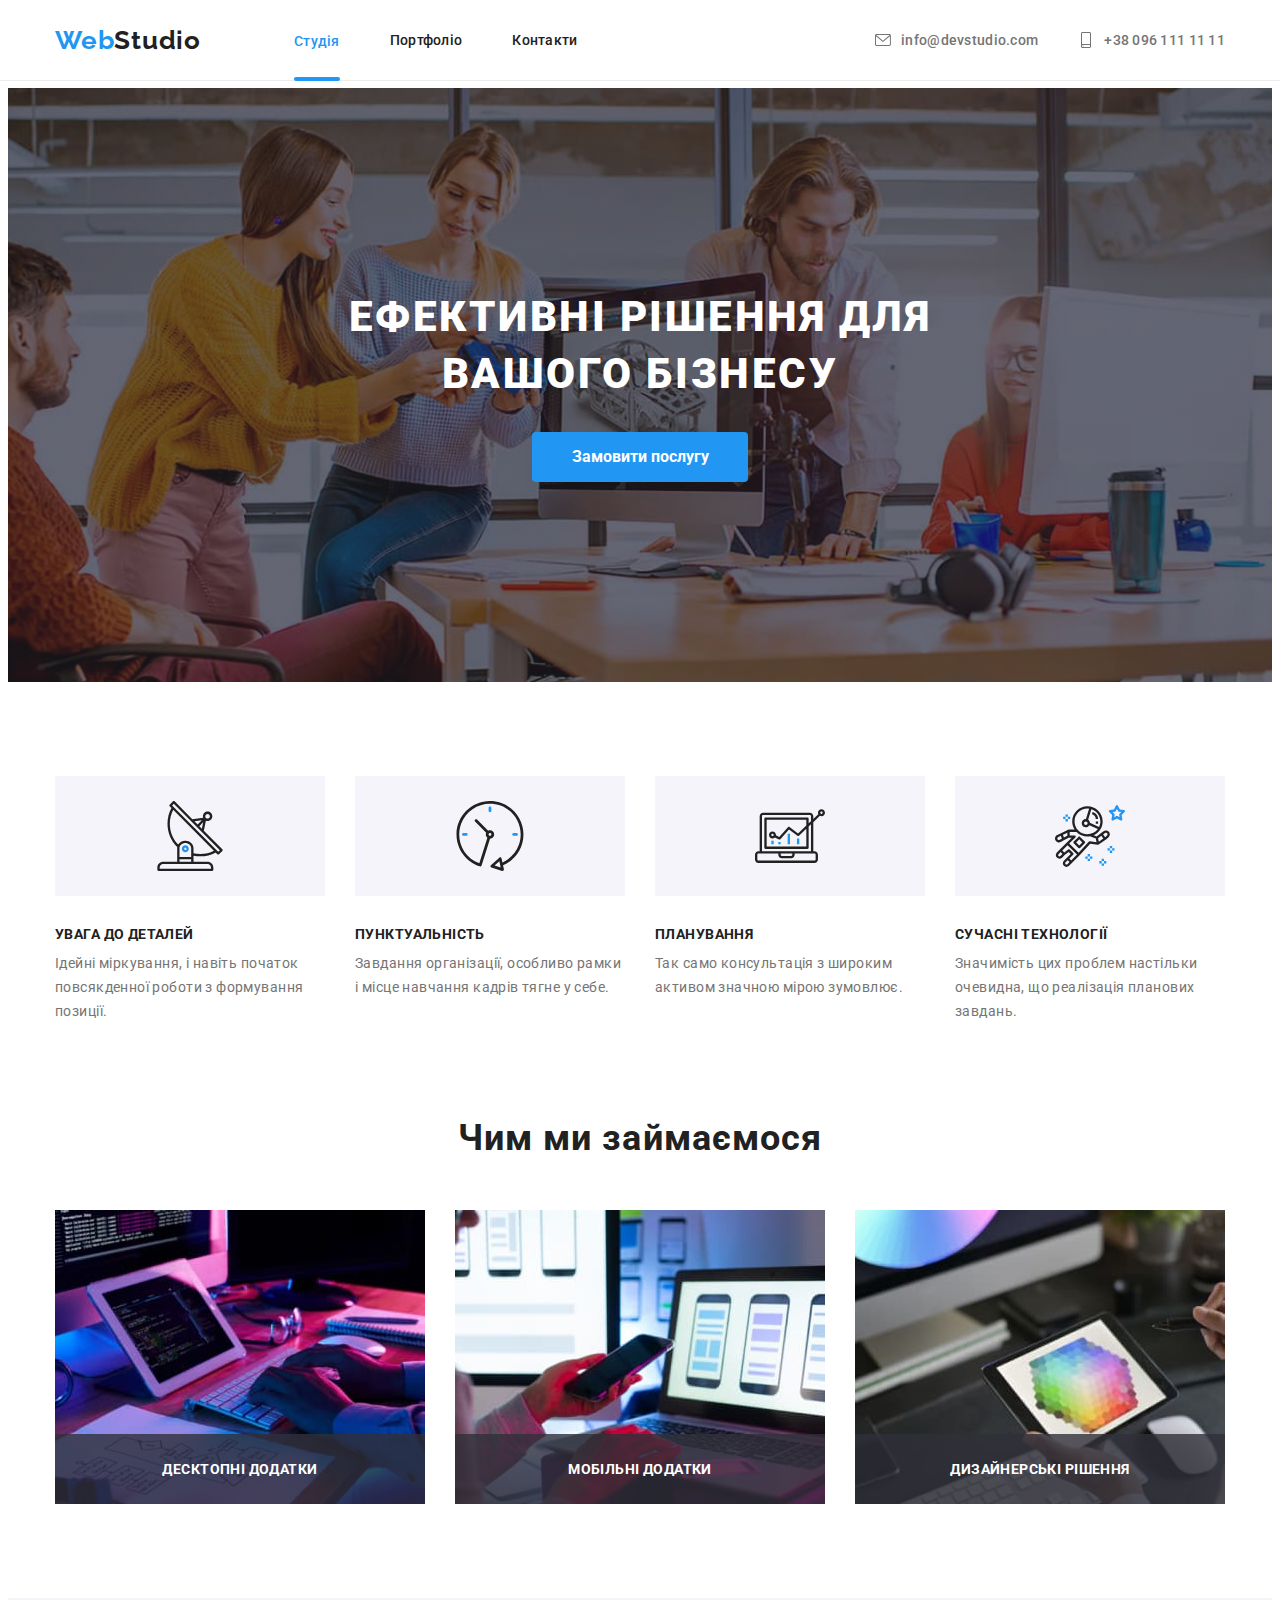
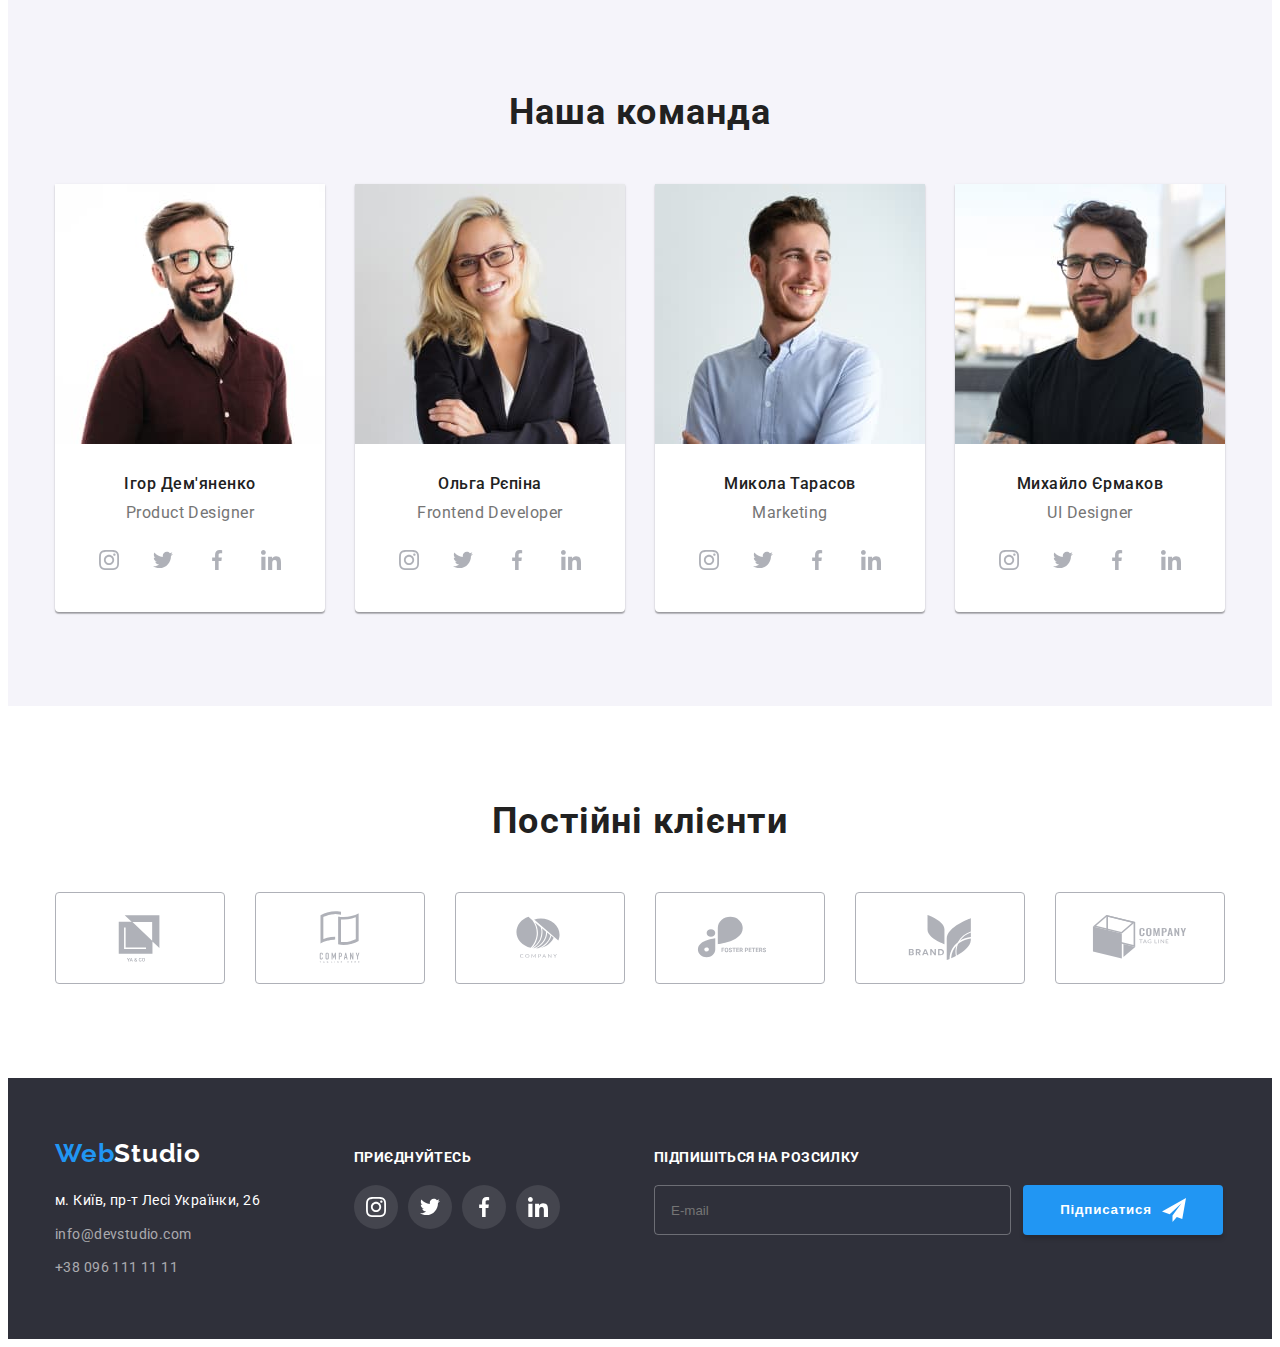
<file: index.html>
<!DOCTYPE html>
<html lang="uk">
  <head>
    <meta charset="UTF-8" />
    <meta http-equiv="X-UA-Compatible" content="IE=edge" />
    <meta name="viewport" content="width=device-width, initial-scale=1.0" />
    <title>Document</title>
    <link rel="preconnect" href="https://fonts.googleapis.com" />
    <link rel="preconnect" href="https://fonts.gstatic.com" crossorigin />
    <link
      href="https://fonts.googleapis.com/css2?family=Raleway:wght@700&family=Roboto:wght@400;500;700;900&display=swap"
      rel="stylesheet"
    />
    <link
      rel="stylesheet"
      href="https://cdnjs.cloudflare.com/ajax/libs/modern-normalize/1.1.0/modern-normalize.min.css"
      integrity="sha512-wpPYUAdjBVSE4KJnH1VR1HeZfpl1ub8YT/NKx4PuQ5NmX2tKuGu6U/JRp5y+Y8XG2tV+wKQpNHVUX03MfMFn9Q=="
      crossorigin="anonymous"
      referrerpolicy="no-referrer"
    />
    <link
      rel="stylesheet"
      href="https://cdnjs.cloudflare.com/ajax/libs/animate.css/4.1.1/animate.min.css"
    />
    <link rel="stylesheet" href="./css/main.min.css" />
  </head>

  <body class="body">
    <!-- ---------- header --------- -->
    <header class="header">
      <div class="container container__header">
        <nav class="container__header header__navigation">
          <a class="logo" href="#">Web<samp class="studio">Studio</samp></a>

          <div>
            <ul class="header-nav list">
              <li class="header-nav__item">
                <a class="header-nav__link header-collor" href="#">Студія</a>
              </li>
              <li class="header-nav__item">
                <a class="header-nav__link" href="./portfolio.html"
                  >Портфоліо</a
                >
              </li>
              <li class="header-nav__item">
                <a class="header-nav__link" href="#">Контакти</a>
              </li>
            </ul>
          </div>
        </nav>
        <ul class="header-contact list">
          <li class="header-contact__item">
            <a class="header-contact__link" href="mailto:info@devstudio.com"
              ><svg class="header-contact__icon" width="16" height="12">
                <use href="images/icons.svg#icon-envelope-hover-1"></use>
              </svg>
              info@devstudio.com</a
            >
          </li>
          <li class="header-contact__item">
            <a
              class="header-contact__link"
              href="tel:+38 096 111 11 11"
              width="10"
              height="16"
            >
              <svg class="header-contact__icon">
                <use href="images/icons.svg#icon-smartphone-1"></use>
              </svg>
              +38 096 111 11 11</a
            >
          </li>
        </ul>
        <!-- -----------------  mobil-menu  --------------- -->
        <button type="button" class="menu-open" data-menu-open>
          <svg class="menu-icon" width="40" height="40">
            <use href="images/icons.svg#icon-menu_40px-1"></use>
          </svg>
        </button>
      </div>
      
      <div class="mobil-menu is-hidden" data-menu>
      <div class="mob-menu-container">
        <div>
        <button type="button" class="menu-close" data-menu-close>
        <svg class="mobil-menu-icon" width="40" height="40">
          <use href="images/icons.svg#icon-close_40px-1"></use>
        </svg>
        </button>
        <ul class="mobil-nav list">
          <li class="mobil-nav__item">
            <a class="mobil-nav__link header-collor" href="#">Студія</a>
          </li>
          <li class="mobil-nav__item">
            <a class="mobil-nav__link" href="./portfolio.html">Портфоліо</a>
          </li>
          <li class="mobil-nav__item">
            <a class="mobil-nav__link" href="#">Контакти</a>
          </li>
        </ul>
      </div>
        <div>
         <a class="mobil-tel__link" href="tel:+38 096 111 11 11">
            +38 096 111 11 11</a>
        <a class="mobil-mail__link" href="mailto:info@devstudio.com">
          info@devstudio.com</a>
          
         <ul class="soc-list list">
           <li class="soc-list-item">
            <a href="" class="soc-list-link">Instagram</a>
           </li>

           <li class="soc-list-item">
            <a href="" class="soc-list-link ">Twitter</a>
           </li>

          <li class="soc-list-item">
            <a href="" class="soc-list-link ">Facebook</a>
          </li>

          <li class="soc-list-item">
            <a href="" class="soc-list-link ">LinkedIn</a>
          </li>

         </ul>
         </div>
       </div>      
      </div>
    </header>
    <main> 
      <!-- ---------hero--------- -->
      <section class="hero">
        <div class="container hero__conteiner">
          <h1 class="hero__title">
            Ефективні рішення для <br />
            вашого бізнесу
          </h1>
          <button class="hero__button" type="button" data-modal-open>
            Замовити послугу
          </button>
        </div>
      </section>
      <!--------- section -------- -->
      <section class="section">
        <div class="container section__conteiner">
          <h2 class="hidden">Особливості</h2>
          <ul class="section__list list section-container">
            <li class="section__item">
              <div class="section__wrap">
                <svg class="section__icon" width="70" height="70">
                  <use href="./images/icons.svg#icon-antenna-1"></use>
                </svg>
              </div>
              <h3 class="section__title">УВАГА ДО ДЕТАЛЕЙ</h3>
              <p class="section__text">
                Ідейні міркування, і навіть початок повсякденної роботи з
                формування позиції.
              </p>
            </li>
            <li class="section__item">
              <div class="section__wrap">
                <svg class="section__icon" width="70" height="70">
                  <use href="./images/icons.svg#icon-clock-1"></use>
                </svg>
              </div>
              <h3 class="section__title">ПУНКТУАЛЬНІСТЬ</h3>
              <p class="section__text">
                Завдання організації, особливо рамки і місце навчання кадрів
                тягне у себе.
              </p>
            </li>
            <li class="section__item">
              <div class="section__wrap">
                <svg class="section__icon" width="70" height="70">
                  <use href="./images/icons.svg#icon-diagram-1"></use>
                </svg>
              </div>
              <h3 class="section__title">ПЛАНУВАННЯ</h3>
              <p class="section__text">
                Так само консультація з широким активом значною мірою зумовлює.
              </p>
            </li>
            <li class="section__item">
              <div class="section__wrap">
                <svg class="section__icon" width="70" height="70">
                  <use href="./images/icons.svg#icon-astronaut-1"></use>
                </svg>
              </div>
              <h3 class="section__title">СУЧАСНІ ТЕХНОЛОГІЇ</h3>
              <p class="section__text">
                Значимість цих проблем настільки очевидна, що реалізація
                планових завдань.
              </p>
            </li>
          </ul>
        </div>
      </section>
      <!-- ------- section-features ------ -->
      <section class="section features">
        <div class="container features__conteiner">
          <h2 class="features__title">Чим ми займаємося</h2>
          <ul class="features__list list">
            <li class="features__item">
              <img
              srcset="./images/features-1-1x.jpg 1x, ./images/features-1-2x.jpg 2x"
               src="./images/img.jpg" 
              alt="роб.пк" 
              width="370" />
              <p class="features__text">Десктопні додатки</p>
            </li>
            <li class="features__item">
              <img 
               srcset="./images/features-2-1x.jpg 1x, ./images/features-2-2x.jpg 2x"
              src="./images/1.jpg" 
              alt="роб.смартфон" 
              width="370" />
              <p class="features__text">Мобільні додатки</p>
            </li>
            <li class="features__item">
              <img 
               srcset="./images/features-3-1x.jpg 1x, ./images/features-3-2x.jpg 2x"
              src="./images/img(1)(2).jpg"
               alt="роб.планшет" 
              width="370" />
              <p class="features__text">Дизайнерські рішення</p>
            </li>
          </ul>
        </div>
      </section> 
      <!-- ---------- team ----------- -->
      <section class="team team-section">
        <div class="container">
          <h2 class="team-title">Наша команда</h2>
          <ul class="team-items team-container list">
            <li class="item">
              <picture>
                <source 
                srcset="./images/team-1-1x.jpg 1x, ./images/team-1-2x.jpg 2x"
                media="(min-width: 1200px)"
                >
                <source
                 srcset="./images/team-tabl1-1x.jpg 1x, ./images/team-tabl1-2x.jpg 2x"
                media="(min-width: 768px)"
                >
                <source 
                 srcset="./images/team-mob1-1x.jpg 1x, ./images/team-mob1-2x.jpg 2x"
                media="(max-width: 767px)"
                >
                <img
                class="item-img"
                src="./images/team-mob1-1x.jpg"
                alt="Product Designer"
                width="450"
              />
              </picture>
              
              <h3 class="team-name">Ігор Дем'яненко</h3>
              <p class="team-text">Product Designer</p>
              <ul class="our-team">
                <li class="our-team-item list">
                  <a class="our-team-link" href="#">
                    <svg class="team-soc-icon" width="20" height="20">
                      <use href="./images/icons.svg#icon-instagram-1"></use>
                    </svg>
                  </a>
                </li>
                <li class="our-team-item list">
                  <a class="our-team-link" href="#">
                    <svg class="team-soc-icon" width="20" height="20">
                      <use href="./images/icons.svg#icon-twitter-1"></use>
                    </svg>
                  </a>
                </li>
                <li class="our-team-item list">
                  <a class="our-team-link" href="#">
                    <svg class="team-soc-icon" width="20" height="20">
                      <use href="./images/icons.svg#icon-facebook-1"></use>
                    </svg>
                  </a>
                </li>
                <li class="our-team-item list">
                  <a class="our-team-link" href="#">
                    <svg class="team-soc-icon" width="20" height="20">
                      <use href="./images/icons.svg#icon-linkedin-1"></use>
                    </svg>
                  </a>
                </li>
              </ul>
            </li>
            <li class="item">
              <picture>
                <source srcset="./images/team-2-1x.jpg 1x, ./images/team-2-2x.jpg 2x" 
                media="(min-width: 1200px)">
                <source srcset="./images/team-tabl2-1x.jpg 1x, ./images/team-tabl2-2x.jpg 2x" 
                media="(min-width: 768px)">
                <source srcset="./images/team-mob2-1x.jpg 1x, ./images/team-mob2-2x.jpg 2x" 
                media="(max-width: 767px)">
                <img class="item-img" 
                src="./images/team-mob2-1x.jpg"
                 alt="Frontend Developer"
                  width="450" />
              </picture>
             
              <h3 class="team-name">Ольга Рєпіна</h3>
              <p class="team-text">Frontend Developer</p>
              <ul class="our-team">
                <li class="our-team-item list">
                  <a class="our-team-link" href="#">
                    <svg class="team-soc-icon" width="20" height="20">
                      <use href="./images/icons.svg#icon-instagram-1"></use>
                    </svg>
                  </a>
                </li>
                <li class="our-team-item list">
                  <a class="our-team-link" href="#">
                    <svg class="team-soc-icon" width="20" height="20">
                      <use href="./images/icons.svg#icon-twitter-1"></use>
                    </svg>
                  </a>
                </li>
                <li class="our-team-item list">
                  <a class="our-team-link" href="#">
                    <svg class="team-soc-icon" width="20" height="20">
                      <use href="./images/icons.svg#icon-facebook-1"></use>
                    </svg>
                  </a>
                </li>
                <li class="our-team-item list">
                  <a class="our-team-link" href="#">
                    <svg class="team-soc-icon" width="20" height="20">
                      <use href="./images/icons.svg#icon-linkedin-1"></use>
                    </svg>
                  </a>
                </li>
              </ul>
            </li>
            <li class="item">
              <picture>
                <source srcset="./images/team-3-1x.jpg 1x, ./images/team-3-2x.jpg 2x"
                 media="(min-width: 1200px)">
                <source srcset="./images/team-tabl3-1x.jpg 1x, ./images/team-tabl3-2x.jpg 2x" 
                media="(min-width: 768px)">
                <source srcset="./images/team-mob3-1x.jpg 1x, ./images/team-mob3-2x.jpg 2x" 
                media="(max-width: 767px)">
                
                <img class="item-img"
                 src="./images/team-mob3-1x.jpg"
                alt="Marketing"
                width="450" />
              </picture>
             
              <h3 class="team-name">Микола Тарасов</h3>
              <p class="team-text">Marketing</p>
              <ul class="our-team">
                <li class="our-team-item list">
                  <a class="our-team-link" href="#">
                    <svg class="team-soc-icon" width="20" height="20">
                      <use href="./images/icons.svg#icon-instagram-1"></use>
                    </svg>
                  </a>
                </li>
                <li class="our-team-item list">
                  <a class="our-team-link" href="#">
                    <svg class="team-soc-icon" width="20" height="20">
                      <use href="./images/icons.svg#icon-twitter-1"></use>
                    </svg>
                  </a>
                </li>
                <li class="our-team-item list">
                  <a class="our-team-link" href="#">
                    <svg class="team-soc-icon" width="20" height="20">
                      <use href="./images/icons.svg#icon-facebook-1"></use>
                    </svg>
                  </a>
                </li>
                <li class="our-team-item list">
                  <a class="our-team-link" href="#">
                    <svg class="team-soc-icon" width="20" height="20">
                      <use href="./images/icons.svg#icon-linkedin-1"></use>
                    </svg>
                  </a>
                </li>
              </ul>
            </li>
            <li class="item">
              <picture>
                <source srcset="./images/team-4-1x.jpg 1x, ./images/team-4-2x.jpg 2x"
                 media="(min-width: 1200px)">
                <source srcset="./images/team-tabl4-1x.jpg 1x, ./images/team-tabl4-2x.jpg 2x"
                 media="(min-width: 768px)">
                <source srcset="./images/team-mob4-1x.jpg 1x, ./images/team-mob4-2x.jpg 2x"
                 media="(max-width: 767px)">
                  
                 <img class="item-img" 
                src="./images/team-mob4-1x.jpg" 
                alt="UI Designer"
                width="450" />
              </picture>
              
              <h3 class="team-name">Михайло Єрмаков</h3>
              <p class="team-text">UI Designer</p>
              <ul class="our-team">
                <li class="our-team-item list">
                  <a class="our-team-link" href="#">
                    <svg class="team-soc-icon" width="20" height="20">
                      <use href="./images/icons.svg#icon-instagram-1"></use>
                    </svg>
                  </a>
                </li>
                <li class="our-team-item list">
                  <a class="our-team-link" href="#">
                    <svg class="team-soc-icon" width="20" height="20">
                      <use href="./images/icons.svg#icon-twitter-1"></use>
                    </svg>
                  </a>
                </li>
                <li class="our-team-item list">
                  <a class="our-team-link" href="#">
                    <svg class="team-soc-icon" width="20" height="20">
                      <use href="./images/icons.svg#icon-facebook-1"></use>
                    </svg>
                  </a>
                </li>
                <li class="our-team-item list">
                  <a class="our-team-link" href="#">
                    <svg class="team-soc-icon" width="20" height="20">
                      <use href="./images/icons.svg#icon-linkedin-1"></use>
                    </svg>
                  </a>
                </li>
              </ul>
            </li>
          </ul>
        </div>
      </section> 
      <!-- ------------regular-customer -------- -->
      <section class="regular-customer">
        <div class="container">
          <h2 class="regular-title">Постійні клієнти</h2>
          <ul class="regular-list">
            <li class="regular-item list">
              <a class="regular-icon" href="">
                <svg class="regular-logo-icon" width="106" height="60">
                  <use href="./images/icons.svg#icon-Logo-1"></use>
                </svg>
              </a>
            </li>
            <li class="regular-item list">
              <a class="regular-icon" href="">
                <svg class="regular-logo-icon" width="106" height="60">
                  <use href="./images/icons.svg#icon-Logo-2"></use>
                </svg>
              </a>
            </li>
            <li class="regular-item list">
              <a class="regular-icon" href="">
                <svg class="regular-logo-icon" width="106" height="60">
                  <use href="./images/icons.svg#icon-Logo-3"></use>
                </svg>
              </a>
            </li>
            <li class="regular-item list">
              <a class="regular-icon" href="">
                <svg class="regular-logo-icon" width="106" height="60">
                  <use href="./images/icons.svg#icon-logo-4"></use>
                </svg>
              </a>
            </li>
            <li class="regular-item list">
              <a class="regular-icon" href="">
                <svg class="regular-logo-icon" width="106" height="60">
                  <use href="./images/icons.svg#icon-Logo-5"></use>
                </svg>
              </a>
            </li>
            <li class="regular-item list">
              <a class="regular-icon" href="">
                <svg class="regular-logo-icon" width="106" height="60">
                  <use href="./images/icons.svg#icon-Logo-6"></use>
                </svg>
              </a>
            </li>
          </ul>
        </div>
      </section>
    </main> 
    <!-- ------------ footer --------- -->
    <footer class="footer">
      <div class="container footer-container">
        <div class="footer-section">
          <a class="logo" href="#">Web<samp class="studio">Studio</samp></a>

          <address class="footer-address">
            <ul class="footer-list list">
              <li class="footer-contact">
                <a
                  class="address"
                  href="https://goo.gl/maps/WaP3mJWQVCiZamQi9"
                  target="_blank"
                  rel="noopener noreferrer"
                  >м. Київ, пр-т Лесі Українки, 26</a
                >
              </li>
              <li class="footer-contact">
                <a class="contact" href="mailto:info@devstudio.com"
                  >info@devstudio.com</a
                >
              </li>
              <li class="footer-contact">
                <a class="contact" href="tel:+380961111111"
                  >+38 096 111 11 11</a
                >
              </li>
            </ul>
          </address>
        </div>
        <div class="footer-wrap">
          <p class="footer-title">приєднуйтесь</p>
          <ul class="footer-list-icon">
            <li class="footer-item list">
              <a class="icon-footer" href="">
                <svg class="footer-soc-icon" width="20" height="20">
                  <use href="./images/icons.svg#icon-instagram-1"></use>
                </svg>
              </a>
            </li>
            <li class="footer-item list">
              <a class="icon-footer" href="">
                <svg class="footer-soc-icon" width="20" height="20">
                  <use href="./images/icons.svg#icon-twitter-1"></use>
                </svg>
              </a>
            </li>
            <li class="footer-item list">
              <a class="icon-footer" href="">
                <svg class="footer-soc-icon" width="20" height="20">
                  <use href="./images/icons.svg#icon-facebook-1"></use>
                </svg>
              </a>
            </li>
            <li class="footer-item list">
              <a class="icon-footer" href="">
                <svg class="footer-soc-icon" width="20" height="20">
                  <use href="./images/icons.svg#icon-linkedin-1"></use>
                </svg>
              </a>
            </li>
          </ul>
        </div>
        <div class="footer-link">
          <p class="footer-link-text">Підпишіться на розсилку</p>
          <form class="footer-form">
            <input
              type="email"
              name="uzer-mail"
              class="footer-input"
              id="user-email"
              placeholder="E-mail"
              required
            />
            <button type="submit" class="footer-button">
              Підписатися
              <svg class="footer-button-icon" widht="24" height="24">
                <use href="./images/icons.svg#icon-icon-send-1"></use>
              </svg>
            </button>
          </form>
        </div>
      </div>
    </footer> 
    <!-- --------------------------------------------- -->
     <div class="backdrop is-hidden" data-modal>
      <div class="modal">
        <button type="button" class="hero-icon" data-modal-close>
          <svg class="hero-close-icon" width="18" height="18">
            <use href="./images/icons.svg#icon-close-black-18dp-2-1-1"></use>
          </svg>
        </button>
        <p class="modal-title">Залиште свої дані, ми вам передзвонимо</p>
        <form class="modal-form">
          <label for="user-name" class="imput-label">Ім'я</label>
          <div class="input-wraper">
            <input
              type="text"
              name="user-name"
              class="modal-input"
              id="uzer-name"
              required
            />
            <svg class="modal-icon" width="18" height="18">
              <use href="./images/icons.svg#icon-person-black-18dp-1-1"></use>
            </svg>
          </div>
          <label for="user-tel" class="imput-label">Телефон</label>
          <div class="input-wraper">
            <input
              type="tel"
              name="user-tel"
              class="modal-input"
              id="uzer-tel"
              required
            />
            <svg class="modal-icon" width="18" height="18">
              <use href="./images/icons.svg#icon-phone-black-18dp-1-1"></use>
            </svg>
          </div>
          <label for="user-email" class="imput-label">Пошта</label>
          <div class="input-wraper">
            <input
              type="email"
              name="user-email"
              class="modal-input"
              id="uzer-email"
              required
            />
            <svg class="modal-icon" width="18" height="18">
              <use href="./images/icons.svg#icon-email-black-18dp-1-1"></use>
            </svg>
          </div>
          <label for="uzer-text" class="imput-label">Коментар</label>
          <textarea
            name="uzer-text"
            id="uzer-text"
            placeholder="Введіть текст"
            class="modal-comment"
          ></textarea>

          <div class="input-field">
            <input
              type="checkbox"
              name="policy"
              class="modal-check hidden"
              id="policy"
              required
            />
            <label for="policy" class="check-text">
              <span class="check">
                <svg class="check-icon" width="16" height="15">
                  <use href="./images/icons.svg#icon-Vector-1"></use>
                </svg> </span
              >Погоджуюся з розсилкою та приймаю
              <a href="" class="input-collor">Умови договору</a></label
            >
          </div>
          <button type="submit" class="button-modal">Відправити</button>
        </form>
      </div>
    </div>
    <script src="./js/modal.js"></script> 
    <script src="./js/mobile-menu.js"></script>
  </body>
</html>
</file>
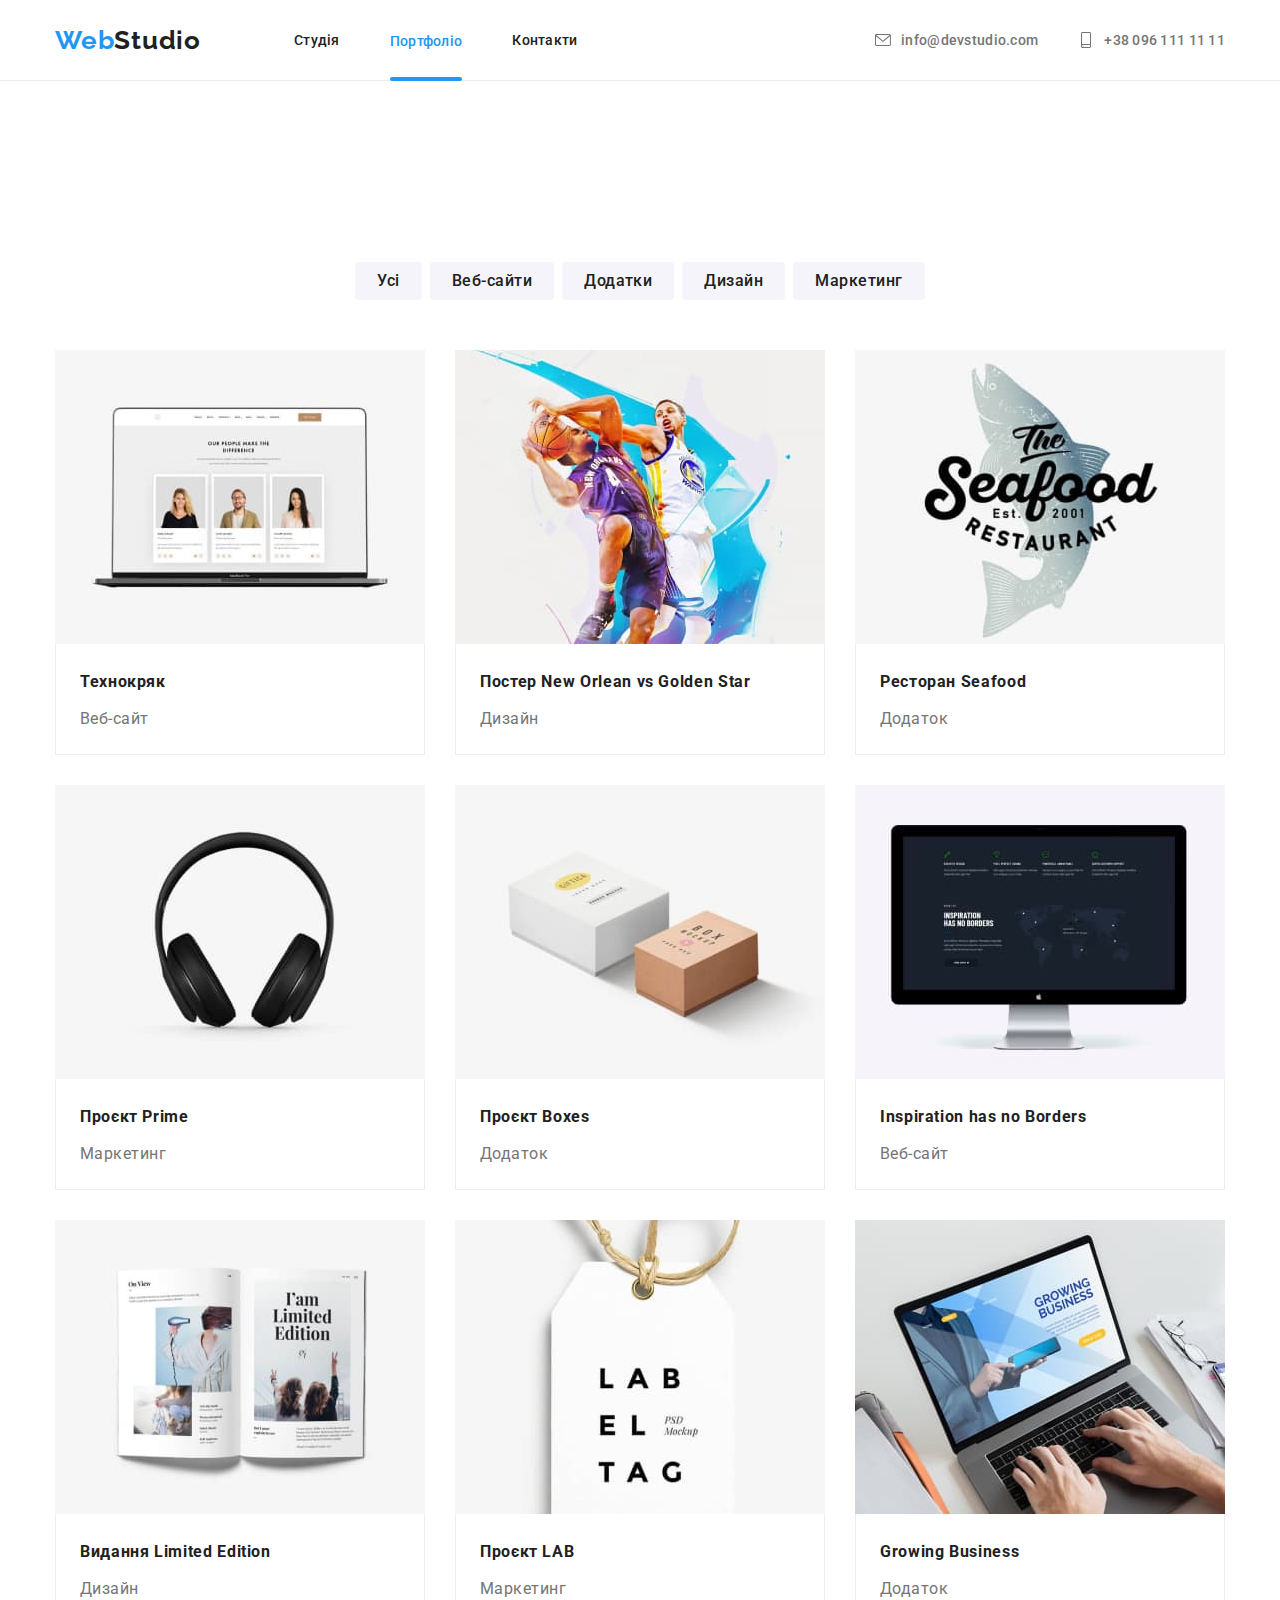
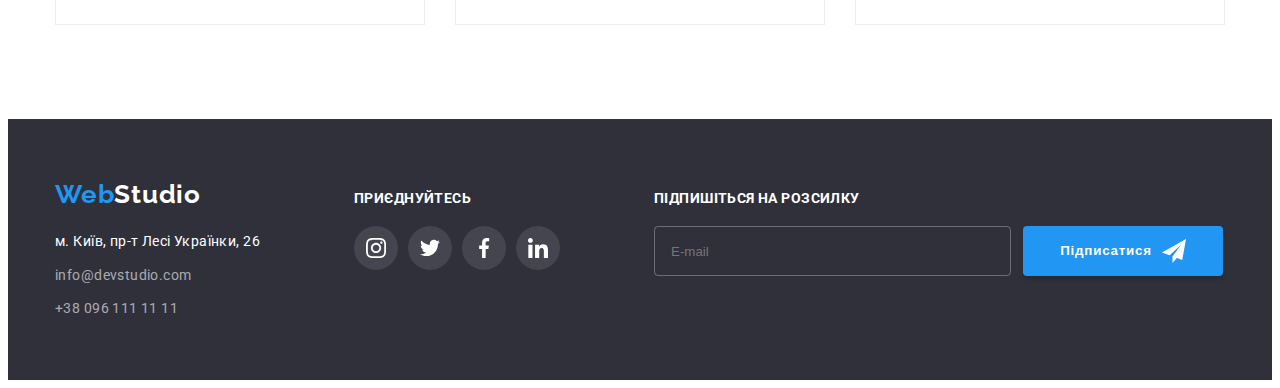
<file: portfolio.html>
<!DOCTYPE html>
<html lang="uk">
  <head>
    <meta charset="UTF-8" />
    <meta http-equiv="X-UA-Compatible" content="IE=edge" />
    <meta name="viewport" content="width=device-width, initial-scale=1.0" />
    <title>Document</title>
    <link rel="preconnect" href="https://fonts.googleapis.com" />
    <link rel="preconnect" href="https://fonts.gstatic.com" crossorigin />
    <link
      href="https://fonts.googleapis.com/css2?family=Raleway:wght@700&family=Roboto:wght@400;500;700;900&display=swap"
      rel="stylesheet"
    />
    <link
      rel="stylesheet"
      href="https://cdnjs.cloudflare.com/ajax/libs/modern-normalize/1.1.0/modern-normalize.min.css"
      integrity="sha512-wpPYUAdjBVSE4KJnH1VR1HeZfpl1ub8YT/NKx4PuQ5NmX2tKuGu6U/JRp5y+Y8XG2tV+wKQpNHVUX03MfMFn9Q=="
      crossorigin="anonymous"
      referrerpolicy="no-referrer"
    />
    <link rel="stylesheet" href="./css/main.min.css" />
  </head>

  <body>
    <!-- ---------- hedaer --------- -->
  <header class="header">
    <div class="container container__header">
      <nav class="container__header header__navigation">
        <a class="logo" href="#">Web<samp class="studio">Studio</samp></a>
  
        <div>
          <ul class="header-nav list">
            <li class="header-nav__item">
              <a class="header-nav__link " href="./index.html">Студія</a>
            </li>
            <li class="header-nav__item">
              <a class="header-nav__link header-collor" href="#">Портфоліо</a>
            </li>
            <li class="header-nav__item">
              <a class="header-nav__link" href="#">Контакти</a>
            </li>
          </ul>
        </div>
      </nav>
      <ul class="header-contact list">
        <li class="header-contact__item">
          <a class="header-contact__link" href="mailto:info@devstudio.com"><svg class="header-contact__icon" width="16"
              height="12">
              <use href="images/icons.svg#icon-envelope-hover-1"></use>
            </svg>
            info@devstudio.com</a>
        </li>
        <li class="header-contact__item">
          <a class="header-contact__link" href="tel:+38 096 111 11 11" width="10" height="16">
            <svg class="header-contact__icon">
              <use href="images/icons.svg#icon-smartphone-1"></use>
            </svg>
            +38 096 111 11 11</a>
        </li>
      </ul>
      <!-- -----------------  mobil-menu  --------------- -->
      <button type="button" class="menu-open" data-menu-open>
        <svg class="menu-icon" width="40" height="40">
          <use href="images/icons.svg#icon-menu_40px-1"></use>
        </svg>
      </button>
    </div>
  
    <div class="mobil-menu is-hidden" data-menu>
      <div class="mob-menu-container">
        <div>
          <button type="button" class="menu-close" data-menu-close>
            <svg class="mobil-menu-icon" width="40" height="40">
              <use href="images/icons.svg#icon-close_40px-1"></use>
            </svg>
          </button>
          <ul class="mobil-nav list">
            <li class="mobil-nav__item">
              <a class="mobil-nav__link header-collor" href="#">Студія</a>
            </li>
            <li class="mobil-nav__item">
              <a class="mobil-nav__link" href="./portfolio.html">Портфоліо</a>
            </li>
            <li class="mobil-nav__item">
              <a class="mobil-nav__link" href="#">Контакти</a>
            </li>
          </ul>
        </div>
        <div>
          <a class="mobil-tel__link" href="tel:+38 096 111 11 11">
            +38 096 111 11 11</a>
          <a class="mobil-mail__link" href="mailto:info@devstudio.com">
            info@devstudio.com</a>
  
          <ul class="soc-list list">
            <li class="soc-list-item">
              <a href="" class="soc-list-link">Instagram</a>
            </li>
  
            <li class="soc-list-item">
              <a href="" class="soc-list-link ">Twitter</a>
            </li>
  
            <li class="soc-list-item">
              <a href="" class="soc-list-link ">Facebook</a>
            </li>
  
            <li class="soc-list-item">
              <a href="" class="soc-list-link ">LinkedIn</a>
            </li>
  
          </ul>
        </div>
      </div>
    </div>
  </header>
  <main>
      <!-- --------- portfolio --------- -->
      <section class="portfolio section-portfolio">
        <div class="container">
          <h1 class="hidden">portfolio</h1>
          <ul class="portfolio-items list">
            <li><button class="portfolio-button" type="button">Усі</button></li>
            <li>
              <button class="portfolio-button" type="button">Веб-сайти</button>
            </li>
            <li>
              <button class="portfolio-button" type="button">Додатки</button>
            </li>
            <li>
              <button class="portfolio-button" type="button">Дизайн</button>
            </li>
            <li>
              <button class="portfolio-button" type="button">Маркетинг</button>
            </li>
          </ul>
          <ul class="portfolio-list list">
            <li class="features">
              <a class="portfolio-imeges" href="#">
                <div class="portfolio-top-wrap">
                  <img src="./images/img 1.jpg" alt="Веб-сайт" width="370" />
                  <p class="portfolio-top-text">
                    Ресурс пропонує комплексні пропозиції з різним рівнем
                    функціоналу та сервісів. Все це дозволить відвідувачу
                    отримати вичерпні відомості про компанію чи приватну особу.
                  </p>
                </div>
                <div class="features-list">
                  <h2 class="title">Технокряк</h2>
                  <p class="text">Веб-сайт</p>
                </div>
              </a>
            </li>
            <li class="features">
              <a class="portfolio-imeges" href="#">
                <div class="portfolio-top-wrap">
                  <img
                    src="./images/img 2.jpg"
                    alt="Постер New Orlean vs Golden Star"
                    width="370"
                  />
                  <p class="portfolio-top-text">
                    Ресурс пропонує комплексні пропозиції з різним рівнем
                    функціоналу та сервісів. Все це дозволить відвідувачу
                    отримати вичерпні відомості про компанію чи приватну особу.
                  </p>
                </div>
                <div class="features-list">
                  <h2 class="title">Постер New Orlean vs Golden Star</h2>
                  <p class="text">Дизайн</p>
                </div>
              </a>
            </li>
            <li class="features">
              <a class="portfolio-imeges" href="#">
                <div class="portfolio-top-wrap">
                  <img
                    src="./images/img 3.jpg"
                    alt="Ресторан Seafood"
                    width="370"
                  />
                  <p class="portfolio-top-text">
                    Ресурс пропонує комплексні пропозиції з різним рівнем
                    функціоналу та сервісів. Все це дозволить відвідувачу
                    отримати вичерпні відомості про компанію чи приватну особу.
                  </p>
                </div>
                <div class="features-list">
                  <h2 class="title">Ресторан Seafood</h2>
                  <p class="text">Додаток</p>
                </div>
              </a>
            </li>
            <li class="features">
              <a class="portfolio-imeges" href="#">
                <div class="portfolio-top-wrap">
                  <img
                    src="./images/img 4.jpg"
                    alt="Проєкт Prime"
                    width="370"
                  />
                  <p class="portfolio-top-text">
                    Ресурс пропонує комплексні пропозиції з різним рівнем
                    функціоналу та сервісів. Все це дозволить відвідувачу
                    отримати вичерпні відомості про компанію чи приватну особу.
                  </p>
                </div>
                <div class="features-list">
                  <h2 class="title">Проєкт Prime</h2>
                  <p class="text">Маркетинг</p>
                </div>
              </a>
            </li>
            <li class="features">
              <a class="portfolio-imeges" href="#">
                <div class="portfolio-top-wrap">
                  <img
                    src="./images/img 5.jpg"
                    alt="Проєкт Boxes"
                    width="370"
                  />
                  <p class="portfolio-top-text">
                    Ресурс пропонує комплексні пропозиції з різним рівнем
                    функціоналу та сервісів. Все це дозволить відвідувачу
                    отримати вичерпні відомості про компанію чи приватну особу.
                  </p>
                </div>
                <div class="features-list">
                  <h2 class="title">Проєкт Boxes</h2>
                  <p class="text">Додаток</p>
                </div>
              </a>
            </li>
            <li class="features">
              <a class="portfolio-imeges" href="#">
                <div class="portfolio-top-wrap">
                  <img src="./images/img 6.jpg" alt="Inspiration" width="370" />
                  <p class="portfolio-top-text">
                    Ресурс пропонує комплексні пропозиції з різним рівнем
                    функціоналу та сервісів. Все це дозволить відвідувачу
                    отримати вичерпні відомості про компанію чи приватну особу.
                  </p>
                </div>
                <div class="features-list">
                  <h2 class="title">Inspiration has no Borders</h2>
                  <p class="text">Веб-сайт</p>
                </div>
              </a>
            </li>
            <li class="features">
              <a class="portfolio-imeges" href="#">
                <div class="portfolio-top-wrap">
                  <img
                    src="./images/img 7.jpg"
                    alt="Limited Edition"
                    width="370"
                  />
                  <p class="portfolio-top-text">
                    Ресурс пропонує комплексні пропозиції з різним рівнем
                    функціоналу та сервісів. Все це дозволить відвідувачу
                    отримати вичерпні відомості про компанію чи приватну особу.
                  </p>
                </div>
                <div class="features-list">
                  <h2 class="title">Видання Limited Edition</h2>
                  <p class="text">Дизайн</p>
                </div>
              </a>
            </li>
            <li class="features">
              <a class="portfolio-imeges" href="#">
                <div class="portfolio-top-wrap">
                  <img src="./images/img 8.jpg" alt="Проєкт LAB" width="370" />
                  <p class="portfolio-top-text">
                    Ресурс пропонує комплексні пропозиції з різним рівнем
                    функціоналу та сервісів. Все це дозволить відвідувачу
                    отримати вичерпні відомості про компанію чи приватну особу.
                  </p>
                </div>
                <div class="features-list">
                  <h2 class="title">Проєкт LAB</h2>
                  <p class="text">Маркетинг</p>
                </div>
              </a>
            </li>
            <li class="features">
              <a class="portfolio-imeges" href="#">
                <div class="portfolio-top-wrap">
                  <img
                    src="./images/img 9.jpg"
                    alt="Growing Business"
                    width="370"
                  />
                  <p class="portfolio-top-text">
                    Ресурс пропонує комплексні пропозиції з різним рівнем
                    функціоналу та сервісів. Все це дозволить відвідувачу
                    отримати вичерпні відомості про компанію чи приватну особу.
                  </p>
                </div>
                <div class="features-list">
                  <h2 class="title">Growing Business</h2>
                  <p class="text">Додаток</p>
                </div>
              </a>
            </li>
          </ul>
        </div>
      </section>
    </main>
    <!-- ------ footer ---------->
    <footer class="footer">
      <div class="container footer-container">
        <div class="footer-section">
          <a class="logo" href="#">Web<samp class="studio">Studio</samp></a>
    
          <address class="footer-address">
            <ul class="footer-list list">
              <li class="footer-contact">
                <a class="address" href="https://goo.gl/maps/WaP3mJWQVCiZamQi9" target="_blank" rel="noopener noreferrer">м.
                  Київ, пр-т Лесі Українки, 26</a>
              </li>
              <li class="footer-contact">
                <a class="contact" href="mailto:info@devstudio.com">info@devstudio.com</a>
              </li>
              <li class="footer-contact">
                <a class="contact" href="tel:+380961111111">+38 096 111 11 11</a>
              </li>
            </ul>
          </address>
        </div>
        <div class="footer-wrap">
          <p class="footer-title">приєднуйтесь</p>
          <ul class="footer-list-icon">
            <li class="footer-item list">
              <a class="icon-footer" href="">
                <svg class="footer-soc-icon" width="20" height="20">
                  <use href="./images/icons.svg#icon-instagram-1"></use>
                </svg>
              </a>
            </li>
            <li class="footer-item list">
              <a class="icon-footer" href="">
                <svg class="footer-soc-icon" width="20" height="20">
                  <use href="./images/icons.svg#icon-twitter-1"></use>
                </svg>
              </a>
            </li>
            <li class="footer-item list">
              <a class="icon-footer" href="">
                <svg class="footer-soc-icon" width="20" height="20">
                  <use href="./images/icons.svg#icon-facebook-1"></use>
                </svg>
              </a>
            </li>
            <li class="footer-item list">
              <a class="icon-footer" href="">
                <svg class="footer-soc-icon" width="20" height="20">
                  <use href="./images/icons.svg#icon-linkedin-1"></use>
                </svg>
              </a>
            </li>
          </ul>
        </div>
        <div class="footer-link">
          <p class="footer-link-text">Підпишіться на розсилку</p>
          <form class="footer-form">
            <input type="email" name="uzer-mail" class="footer-input" id="user-email" placeholder="E-mail" required />
            <button type="submit" class="footer-button">
              Підписатися
              <svg class="footer-button-icon" widht="24" height="24">
                <use href="./images/icons.svg#icon-icon-send-1"></use>
              </svg>
            </button>
          </form>
        </div>
      </div>
    </footer>
    <script src="./js/modal.js"></script>
    <script src="./js/mobile-menu.js"></script>
  </body>
</html>
</file>
<file: css/main.min.css>
:root{--primaru-text-collor: #212121;--titel-text-collor: #ffffff;--accent-collor: #2196f3;--contact-color: #757575;--overlay-collor: #2f303a;--dutton-color: #f5f4fa;--background-collorr: #f5f5f5;--contacts-collor: #ffffff99;--border-collor: #ececec;--border-text-collor: #eeeeee;--icon-collor: #afb1b8}body{font-family:"Roboto",sans-serif;color:var(--primaru-text-collor);padding-top:60px}@media screen and (min-width: 768px){body{padding-top:80px}}.header a{text-decoration:none}.list{list-style:none}*{box-sizing:border-box}h1,h2,h3,h4,h5,h6,p{margin:0}ul{margin:0;padding:0}img{display:block;max-width:100%;height:auto;width:100%}.container{width:100%;padding-left:15px;padding-right:15px;margin:0 auto}@media screen and (min-width: 480px){.container{max-width:480px}}@media screen and (min-width: 768px){.container{max-width:768px}}@media screen and (min-width: 1200px){.container{max-width:1200px}}.mob-menu-container{width:480px;height:100%;padding-left:40px;display:flex;flex-direction:column;justify-content:space-between;overflow:auto;margin:0 auto}.hidden{position:absolute;width:1px;height:1px;margin:-1px;border:0;padding:0;clip:rect(0 0 0 0);overflow:hidden}.backdrop{position:fixed;top:0;width:100%;height:100%;background-color:rgba(0,0,0,.2);transition:opacity 250ms cubic-bezier(0.4, 0, 0.2, 1),visibility 250ms cubic-bezier(0.4, 0, 0.2, 1)}.modal{width:450px;min-height:609px;background-color:var(--titel-text-collor);position:absolute;border-radius:4px;box-shadow:0px 1px 3px rgba(0,0,0,.12),0px 1px 1px rgba(0,0,0,.14),0px 2px 1px rgba(0,0,0,.2);top:50%;left:50%;transform:translate(-50%, -50%) scale(1);transition:transform 250ms cubic-bezier(0.4, 0, 0.2, 1);padding:40px}@media screen and (min-width: 1200px){.modal{width:528px;min-height:581px}}.backdrop.is-hidden .modal{transform:translate(-50%, -50%) scale(0)}.hero-icon{position:absolute;top:8px;right:8px;width:30px;height:30px;background-color:var(--titel-text-collor);border:1px solid rgba(0,0,0,.1);border-radius:50%;display:flex;align-items:center;justify-content:center;cursor:pointer}.hero-close-icon{transition:fill 250ms cubic-bezier(0.4, 0, 0.2, 1)}.hero-icon:hover .hero-close-icon{fill:var(--accent-collor)}.hero-icon:focus .hero-close-icon{fill:var(--accent-collor)}.is-hidden{opacity:0;visibility:hidden;pointer-events:none}.modal-title{font-style:normal;font-weight:700;font-size:20px;line-height:1.5;text-align:center;letter-spacing:.03em;color:var(--primaru-text-collor);margin-bottom:12px}@media screen and (min-width: 1200px){.modal-title{font-size:20px;line-height:1.15}}.imput-label{display:block;font-weight:400;font-size:12px;letter-spacing:.01em;color:var(--contact-color);margin-bottom:4px;margin-top:10px}.input-wraper{position:relative}.modal-input{width:100%;height:40px;border:1px solid rgba(33,33,33,.2);border-radius:4px;padding-left:42px;outline:rgba(0,0,0,0);transition:border-color 250ms cubic-bezier(0.4, 0, 0.2, 1)}.modal-input:focus{border-color:var(--accent-collor)}.modal-icon{position:absolute;left:12px;top:50%;transform:translateY(-50%);transition:fill 250ms cubic-bezier(0.4, 0, 0.2, 1)}.modal-input:focus+.modal-icon{fill:var(--accent-collor)}.modal-comment{width:100%;height:120px;padding:12px 16px;border:1px solid rgba(33,33,33,.2);border-radius:4px;resize:none;outline:rgba(0,0,0,0);transition:border-color 250ms cubic-bezier(0.4, 0, 0.2, 1)}.modal-comment::-moz-placeholder{font-weight:400;font-size:12px;line-height:14px;letter-spacing:.01em;color:rgba(117,117,117,.5)}.modal-comment:-ms-input-placeholder{font-weight:400;font-size:12px;line-height:14px;letter-spacing:.01em;color:rgba(117,117,117,.5)}.modal-comment::placeholder{font-weight:400;font-size:12px;line-height:14px;letter-spacing:.01em;color:rgba(117,117,117,.5)}.modal-comment:focus{border-color:var(--accent-collor)}.input-field{margin-top:20px;display:flex;justify-content:center}.check-text{font-weight:400;font-size:12px;line-height:1.166;letter-spacing:.03em;color:var(--contact-color);display:flex;align-items:center;cursor:pointer}@media screen and (min-width: 1200px){.check-text{font-size:14px;line-height:1.714}}.check-text .check{width:16px;height:15px;border:2px solid var(--primaru-text-collor);border-radius:2px;margin-right:7px;display:flex;align-items:center;justify-content:center;fill:rgba(0,0,0,0)}.modal-check:checked+.check-text .check{background-color:var(--accent-collor);border:none;fill:var(--titel-text-collor)}.modal-check:focus+.check-text .check{border-color:var(--accent-collor)}.modal-check:hover+.check-text .check{border-color:var(--accent-collor)}.input-collor{display:inline-block;color:var(--accent-collor);margin-left:5px}.button-modal{font-weight:700;line-height:30px;letter-spacing:.06em;padding:10px 52px;border-radius:4px;border:rgba(0,0,0,0);color:var(--titel-text-collor);background-color:var(--accent-collor);box-shadow:0px 4px 4px rgba(0,0,0,.15);cursor:pointer;display:block;margin:30px auto 0}.container__header{display:flex;align-items:center}.header{border-bottom:1px solid var(--border-collor);position:fixed;width:100%;top:0;left:0;background-color:var(--titel-text-collor);z-index:1}.header__navigation{padding-top:16px;padding-bottom:16px;margin-right:auto}@media screen and (min-width: 768px){.header__navigation{padding-top:0px;padding-bottom:0px}}@media screen and (min-width: 768px){.header .logo{margin-right:88px}}@media screen and (min-width: 1200px){.header .logo{margin-right:93px}}.logo,.studio{font-family:"Raleway";font-weight:700;font-size:24px;line-height:1.166;letter-spacing:.03em;color:var(--accent-collor)}@media screen and (min-width: 1200px){.logo,.studio{font-size:26px;line-height:1.192}}.header .studio{color:var(--primaru-text-collor)}.menu-open{display:flex;background-color:var(--titel-text-collor);border:rgba(0,0,0,0);transition:color 250ms cubic-bezier(0.4, 0, 0.2, 1);align-items:center;justify-content:center}.menu-open :hover,.menu-open :focus{fill:var(--accent-collor)}@media screen and (min-width: 768px){.menu-open{display:none}}.mobil-menu{position:fixed;width:100vw;height:100vh;top:0px;background-color:var(--titel-text-collor);z-index:1}.menu-close{display:block;margin-left:auto;margin-bottom:10px;border:rgba(0,0,0,0);background-color:var(--titel-text-collor)}.mobil-menu-icon{transition:fill 250ms cubic-bezier(0.4, 0, 0.2, 1)}.menu-close:hover .mobil-menu-icon,.menu-close:focus .mobil-menu-icon{fill:var(--accent-collor)}.mobil-nav{margin-bottom:306px}.mobil-nav__item:not(:last-child){margin-bottom:32px}.mobil-nav__link{font-weight:500;font-size:40px;line-height:47px;letter-spacing:.02em;color:var(--primaru-text-collor)}.mobil-tel__link{display:block;font-weight:500;font-size:34px;line-height:1.176;letter-spacing:.02em;color:var(--contact-color);margin-bottom:32px}.mobil-tel__link:hover,.mobil-tel__link:focus{color:var(--accent-collor)}.mobil-mail__link{display:block;font-weight:500;font-size:24px;line-height:1.166;letter-spacing:.02em;color:var(--contact-color);margin-bottom:64px}.mobil-mail__link:hover,.mobil-mail__link:focus{color:var(--accent-collor)}.soc-list{padding-bottom:48px;display:flex}.soc-list :not(:last-child){border-right:1px solid rgba(33,33,33,.2)}.soc-list-link{display:flex;font-weight:500;font-size:18px;line-height:22px;letter-spacing:.02em;color:var(--accent-collor);margin-left:10px;margin-right:10px}.header-nav{color:var(--titel-text-collor);display:flex;align-items:center;gap:53px}@media screen and (min-width: 1200px){.header-nav{-moz-column-gap:50px;column-gap:50px}}.header-nav__link{display:none}@media screen and (min-width: 768px){.header-nav__link{color:var(--primaru-text-collor);font-weight:500;font-size:14px;line-height:1.142;letter-spacing:.02em;padding-top:32px;padding-bottom:32px;display:block;transition:color 250ms cubic-bezier(0.4, 0, 0.2, 1);position:relative}.header-nav__link:hover,.header-nav__link:focus{color:var(--accent-collor)}}.header-collor{color:var(--accent-collor)}.header-collor::after{display:block;content:"";width:100%;height:4px;background-color:var(--accent-collor);border-radius:2px;position:absolute;bottom:-2px}@media screen and (min-width: 768px){.header-collor{padding-bottom:30px}}.header-contact{display:block;align-items:center}@media screen and (min-width: 1200px){.header-contact{display:flex;gap:40px}}@media screen and (min-width: 768px){.header-contact__item:not(:last-child){margin-bottom:10px}}@media screen and (min-width: 1200px){.header-contact__item:not(:last-child){margin-bottom:0px}}.header .header-contact__link{display:none;color:var(--contact-color);list-style:none;font-weight:500;font-size:12px;line-height:1.168;letter-spacing:.02em;align-items:center;transition:color 250ms cubic-bezier(0.4, 0, 0.2, 1)}@media screen and (min-width: 768px){.header .header-contact__link{display:inline-flex}}@media screen and (min-width: 1200px){.header .header-contact__link{font-size:14px;line-height:1.142;padding-top:32px;padding-bottom:32px;display:flex;align-items:center}}.header-contact__link .header-contact__icon{width:14px;height:14px;margin-right:10px;transition:fill 250ms cubic-bezier(0.4, 0, 0.2, 1)}@media screen and (min-width: 1200px){.header-contact__link .header-contact__icon{width:16px;height:16px}}.header-contact__link:hover,.header-contact__link:focus{color:var(--accent-collor)}.header-contact__icon{fill:var(--contact-color)}.header-contact__link:hover .header-contact__icon{fill:var(--accent-collor)}.header-contact__link:focus .header-contact__icon{fill:var(--accent-collor)}.hero{background:var(--overlay-collor);padding-top:118px;padding-bottom:118px;max-width:1600px;margin-left:auto;margin-right:auto;background-image:linear-gradient(to right, rgba(47, 48, 58, 0.4), rgba(47, 48, 58, 0.4)),url("../../../images/hero-bg-mob.jpg");background-repeat:no-repeat;background-position:center;background-size:cover}@media(min-device-pixel-ratio: 2),(-webkit-min-device-pixel-ratio: 2),(min-resolution: 192dpi),(min-resolution: 2dppx){.hero{background-image:linear-gradient(to right, rgba(47, 48, 58, 0.4), rgba(47, 48, 58, 0.4)),url("../../../images/hero-bg-mob-2x.jpg")}}@media screen and (min-width: 480px){.hero{background-image:linear-gradient(to right, rgba(47, 48, 58, 0.4), rgba(47, 48, 58, 0.4)),url("../../../images/hero-bg-tabl.jpg")}}@media screen and (min-width: 480px)and (min-device-pixel-ratio: 2),screen and (min-width: 480px)and (-webkit-min-device-pixel-ratio: 2),screen and (min-width: 480px)and (min-resolution: 192dpi),screen and (min-width: 480px)and (min-resolution: 2dppx){.hero{background-image:linear-gradient(to right, rgba(47, 48, 58, 0.4), rgba(47, 48, 58, 0.4)),url("../../../images/hero-bg-tabl-2x.jpg")}}@media screen and (min-width: 768px){.hero{background-image:linear-gradient(to right, rgba(47, 48, 58, 0.4), rgba(47, 48, 58, 0.4)),url("../../../images/0000 (1).jpg")}}@media screen and (min-width: 768px)and (min-device-pixel-ratio: 2),screen and (min-width: 768px)and (-webkit-min-device-pixel-ratio: 2),screen and (min-width: 768px)and (min-resolution: 192dpi),screen and (min-width: 768px)and (min-resolution: 2dppx){.hero{background-image:linear-gradient(to right, rgba(47, 48, 58, 0.4), rgba(47, 48, 58, 0.4)),url("../../../images/hero-bg-dex-2x.jpg")}}@media screen and (min-width: 1200px){.hero{padding-top:200px;padding-bottom:200px}}.hero__title{font-weight:900;font-size:26px;line-height:1.615;text-align:center;letter-spacing:.06em;text-transform:uppercase;color:var(--titel-text-collor);margin-bottom:30px}@media screen and (min-width: 1200px){.hero__title{font-size:42px;line-height:1.363}}.hero__button{font-family:inherit;font-weight:700;font-size:16px;line-height:1.875;border-radius:4px;cursor:pointer;background-color:var(--accent-collor);color:var(--titel-text-collor);display:block;margin:0 auto;min-width:216px;height:50px;border:rgba(0,0,0,0);padding:10px 32px;transition:box-shadow 250ms cubic-bezier(0.4, 0, 0.2, 1)}.hero__button:hover,.hero__button:focus{box-shadow:0px 4px 4px rgba(0,0,0,.15)}.section{padding-top:60px;padding-bottom:60px}@media screen and (min-width: 1200px){.section{padding-top:94px;padding-bottom:94px}}.section-container{display:flex;flex-wrap:wrap;gap:30px}.section__item{width:100%}@media screen and (min-width: 768px){.section__item{width:calc((100% - 30px)/2)}}@media screen and (min-width: 1200px){.section__item{width:calc((100% - 90px)/4)}}.section__wrap{background-color:var(--dutton-color);display:flex;height:120px;align-items:center;justify-content:center}.section__title{font-weight:700;font-size:14px;line-height:1.142;letter-spacing:.03em;text-transform:uppercase;color:var(--primaru-text-collor);margin-bottom:10px;margin-top:30px;text-align:center}@media screen and (min-width: 768px){.section__title{text-align:left}}.section__text{font-weight:400;font-size:14px;line-height:1.714;letter-spacing:.03em;color:var(--contact-color)}.features{padding-top:0px;display:none}@media screen and (min-width: 1200px){.features{display:flex}}.features__title{font-weight:700;font-size:36px;line-height:1.166;letter-spacing:.03em;color:var(--primaru-text-collor);margin-bottom:50px;text-align:center}.features__list{display:flex;flex-wrap:wrap;gap:30px}.features__item{position:relative;width:calc((100% - 60px)/3)}.features__text{position:absolute;bottom:0;font-style:normal;font-weight:700;font-size:14px;line-height:16px;text-align:center;letter-spacing:.03em;text-transform:uppercase;color:var(--titel-text-collor);background-color:rgba(47,48,58,.8);padding-top:27px;padding-bottom:27px;display:flex;width:100%;justify-content:center}.team a{text-decoration:none}.team-section{background:var(--dutton-color);padding-top:60px;padding-bottom:60px}@media screen and (min-width: 1200px){.team-section{padding-top:94px;padding-bottom:94px}}.team-container{display:flex;flex-wrap:wrap;gap:30px}.team-title{color:var(--primaru-text-collor);font-weight:700;font-size:36px;line-height:1.166;letter-spacing:.03em;margin-bottom:30px;text-align:center}@media screen and (min-width: 1200px){.team-title{margin-bottom:50px}}.item{background-color:var(--titel-text-collor);padding-bottom:30px;box-shadow:0px 1px 3px rgba(0,0,0,.12),0px 1px 1px rgba(0,0,0,.14),0px 2px 1px rgba(0,0,0,.2);border-radius:0px 0px 4px 4px;width:100%}@media screen and (min-width: 768px){.item{width:calc((100% - 30px)/2)}}@media screen and (min-width: 1200px){.item{width:calc((100% - 90px)/4)}}.team-name{font-weight:500;font-size:16px;line-height:1.187;text-align:center;letter-spacing:.03em;color:var(--primaru-text-collor);margin-bottom:10px}.item-img{margin-bottom:30px}.team-text{font-weight:400;font-size:16px;line-height:1.187;text-align:center;letter-spacing:.03em;color:var(--contact-color);margin-bottom:16px}.our-team{display:flex;justify-content:center;gap:10px}.our-team-item{width:44px;height:44px}.our-team-link{width:100%;height:100%;border-radius:50%;display:flex;align-items:center;justify-content:center;transition:background-color 250ms cubic-bezier(0.4, 0, 0.2, 1)}.our-team-link:hover,.our-team-link:focus{background-color:var(--accent-collor)}.team-soc-icon{fill:var(--icon-collor);transition:fill 250ms cubic-bezier(0.4, 0, 0.2, 1)}.our-team-link:focus .team-soc-icon{fill:var(--titel-text-collor)}.our-team-link:hover .team-soc-icon{fill:var(--titel-text-collor)}.regular-customer{padding-top:60px;padding-bottom:60px}@media screen and (min-width: 1200px){.regular-customer{padding-top:94px;padding-bottom:94px}}.regular-title{font-weight:700;font-size:36px;line-height:42px;text-align:center;letter-spacing:.03em;color:var(--primaru-text-collor);margin-bottom:30px}@media screen and (min-width: 1200px){.regular-title{margin-bottom:50px}}.regular-list{display:flex;justify-content:center;flex-wrap:wrap;gap:30px}.regular-item{width:170px;height:92px}.regular-icon{width:100%;height:100%;display:flex;align-items:center;justify-content:center;border:1px solid;border-radius:4px;border-color:var(--icon-collor);transition:border-color 250ms cubic-bezier(0.4, 0, 0.2, 1)}.regular-icon:hover,.regular-icon:focus{border-color:var(--accent-collor)}.regular-logo-icon{fill:var(--icon-collor);transition:fill 250ms linear}.regular-icon:hover .regular-logo-icon{fill:var(--accent-collor)}.regular-icon:focus .regular-logo-icon{fill:var(--accent-collor)}.footer a{text-decoration:none}.footer{background:var(--overlay-collor);padding-top:60px;padding-bottom:60px}.footer-container{display:block;text-align:center}@media screen and (min-width: 768px){.footer-container{display:flex;flex-wrap:wrap;align-items:baseline}}@media screen and (min-width: 1200px){.footer-container{text-align:left}}.footer-section{margin-bottom:60px}@media screen and (min-width: 768px){.footer-section{padding-left:76px}}@media screen and (min-width: 1200px){.footer-section{padding-left:0px;margin-bottom:0px}}.footer .logo,.studio{font-weight:700;font-size:24px;line-height:1.166;letter-spacing:.03em;color:var(--accent-collor)}@media screen and (min-width: 1200px){.footer .logo,.studio{font-size:26px;line-height:1.192}}.footer .studio{color:var(--titel-text-collor)}.footer-contact:not(:last-child){margin-bottom:9px}.address{font-style:normal;font-weight:400;font-size:14px;line-height:1.714;letter-spacing:.03em;color:var(--titel-text-collor)}.footer .contact{font-style:normal;font-weight:400;font-size:14px;line-height:24px;letter-spacing:.03em;color:var(--contacts-collor);transition:color 250ms cubic-bezier(0.4, 0, 0.2, 1)}.footer .contact:hover,.footer .contact:focus{color:var(--accent-collor)}.footer .logo{margin-bottom:20px;display:block}.footer-wrap{margin-bottom:60px}@media screen and (min-width: 768px){.footer-wrap{margin-left:165px;margin-bottom:0px}}@media screen and (min-width: 1200px){.footer-wrap{margin-left:94px}}.footer-list-icon{display:flex;justify-content:center;gap:10px}.footer-title{font-style:normal;font-weight:700;font-size:14px;line-height:16px;letter-spacing:.03em;text-transform:uppercase;color:var(--titel-text-collor);margin-bottom:20px}.footer-item{width:44px;height:44px}.icon-footer{width:100%;height:100%;background-color:rgba(255,255,255,.1);border-radius:50%;display:flex;align-items:center;justify-content:center;transition:background-color 250ms cubic-bezier(0.4, 0, 0.2, 1)}.icon-footer:hover,.icon-footer:focus{background-color:var(--accent-collor)}.footer-soc-icon{fill:var(--titel-text-collor)}.footer-link{display:inline-block}@media screen and (min-width: 768px){.footer-link{margin-left:auto;margin-right:auto}}@media screen and (min-width: 1200px){.footer-link{margin-left:94px}}.footer-link-text{font-style:normal;font-weight:700;font-size:14px;line-height:16px;letter-spacing:.03em;text-transform:uppercase;color:var(--titel-text-collor);margin-bottom:20px}@media screen and (min-width: 1200px){.footer-form{display:flex;gap:12px}}.footer-input{width:450px;height:50px;background-color:rgba(0,0,0,0);border:1px solid rgba(255,255,255,.3);border-radius:4px;padding:15px 16px;margin-bottom:20px}@media screen and (min-width: 768px){.footer-input{display:block}}@media screen and (min-width: 1200px){.footer-input{width:357px}}.footer-button{display:inline-flex;font-weight:700;line-height:30px;letter-spacing:.06em;color:var(--titel-text-collor);cursor:pointer;width:200px;height:50px;background:#2196f3;box-shadow:0px 4px 4px rgba(0,0,0,.15);border-radius:4px;border:rgba(0,0,0,0);align-items:center;justify-content:center}@media screen and (min-width: 1200px){.footer-button{margin-left:auto}}.footer-button-icon{fill:var(--titel-text-collor);margin-left:10px;width:24px;height:24px}.portfolio a{text-decoration:none}.section-portfolio{padding-top:174px;padding-bottom:94px}.portfolio-items{margin-bottom:50px;display:flex;gap:8px;justify-content:center}.portfolio-button{font-family:inherit;font-weight:500;font-size:16px;line-height:1.625;letter-spacing:.03em;cursor:pointer;border-radius:4px;color:var(--primaru-text-collor);background:var(--dutton-color);border:rgba(0,0,0,0);padding:6px 22px;transition:color 250ms cubic-bezier(0.4, 0, 0.2, 1),background-color 250ms cubic-bezier(0.4, 0, 0.2, 1),box-shadow 250ms cubic-bezier(0.4, 0, 0.2, 1)}.portfolio-button:hover,.portfolio-button:focus{color:var(--titel-text-collor);background-color:var(--accent-collor);box-shadow:0px 3px 1px rgba(0,0,0,.1),0px 1px 2px rgba(0,0,0,.08),0px 2px 2px rgba(0,0,0,.12)}.portfolio-list{flex-wrap:wrap;display:flex;gap:30px}.portfolio-top-wrap{position:relative;overflow:hidden}.portfolio-top-text{position:absolute;top:0;font-weight:400;font-size:18px;line-height:28px;letter-spacing:.03em;color:var(--titel-text-collor);background-color:rgba(33,150,243,.9);padding:63px 24px;height:100%;transform:translateY(100%);transition:transform 250ms cubic-bezier(0.4, 0, 0.2, 1)}.portfolio-imeges:hover .portfolio-top-text{transform:translateY(0)}.portfolio-imeges:focus .portfolio-top-text{transform:translateY(0)}.portfolio-imeges{display:block;transition:box-shadow 250ms cubic-bezier(0.4, 0, 0.2, 1)}.portfolio-imeges:hover,.portfolio-imeges:focus{box-shadow:0px 1px 1px rgba(0,0,0,.12),0px 4px 4px rgba(0,0,0,.06),1px 4px 6px rgba(0,0,0,.16)}.features-list{padding:20px 24px;background:var(--titel-text-collor);border:1px solid var(--border-text-collor);max-width:370px;border-top:none}.portfolio .title{font-weight:700;font-size:16px;line-height:2.25;letter-spacing:.04em;color:var(--primaru-text-collor);margin-bottom:4px}.portfolio .text{font-weight:400;font-size:16px;line-height:1.875;letter-spacing:.03em;color:var(--contact-color)}/*# sourceMappingURL=main.min.css.map */
</file>
